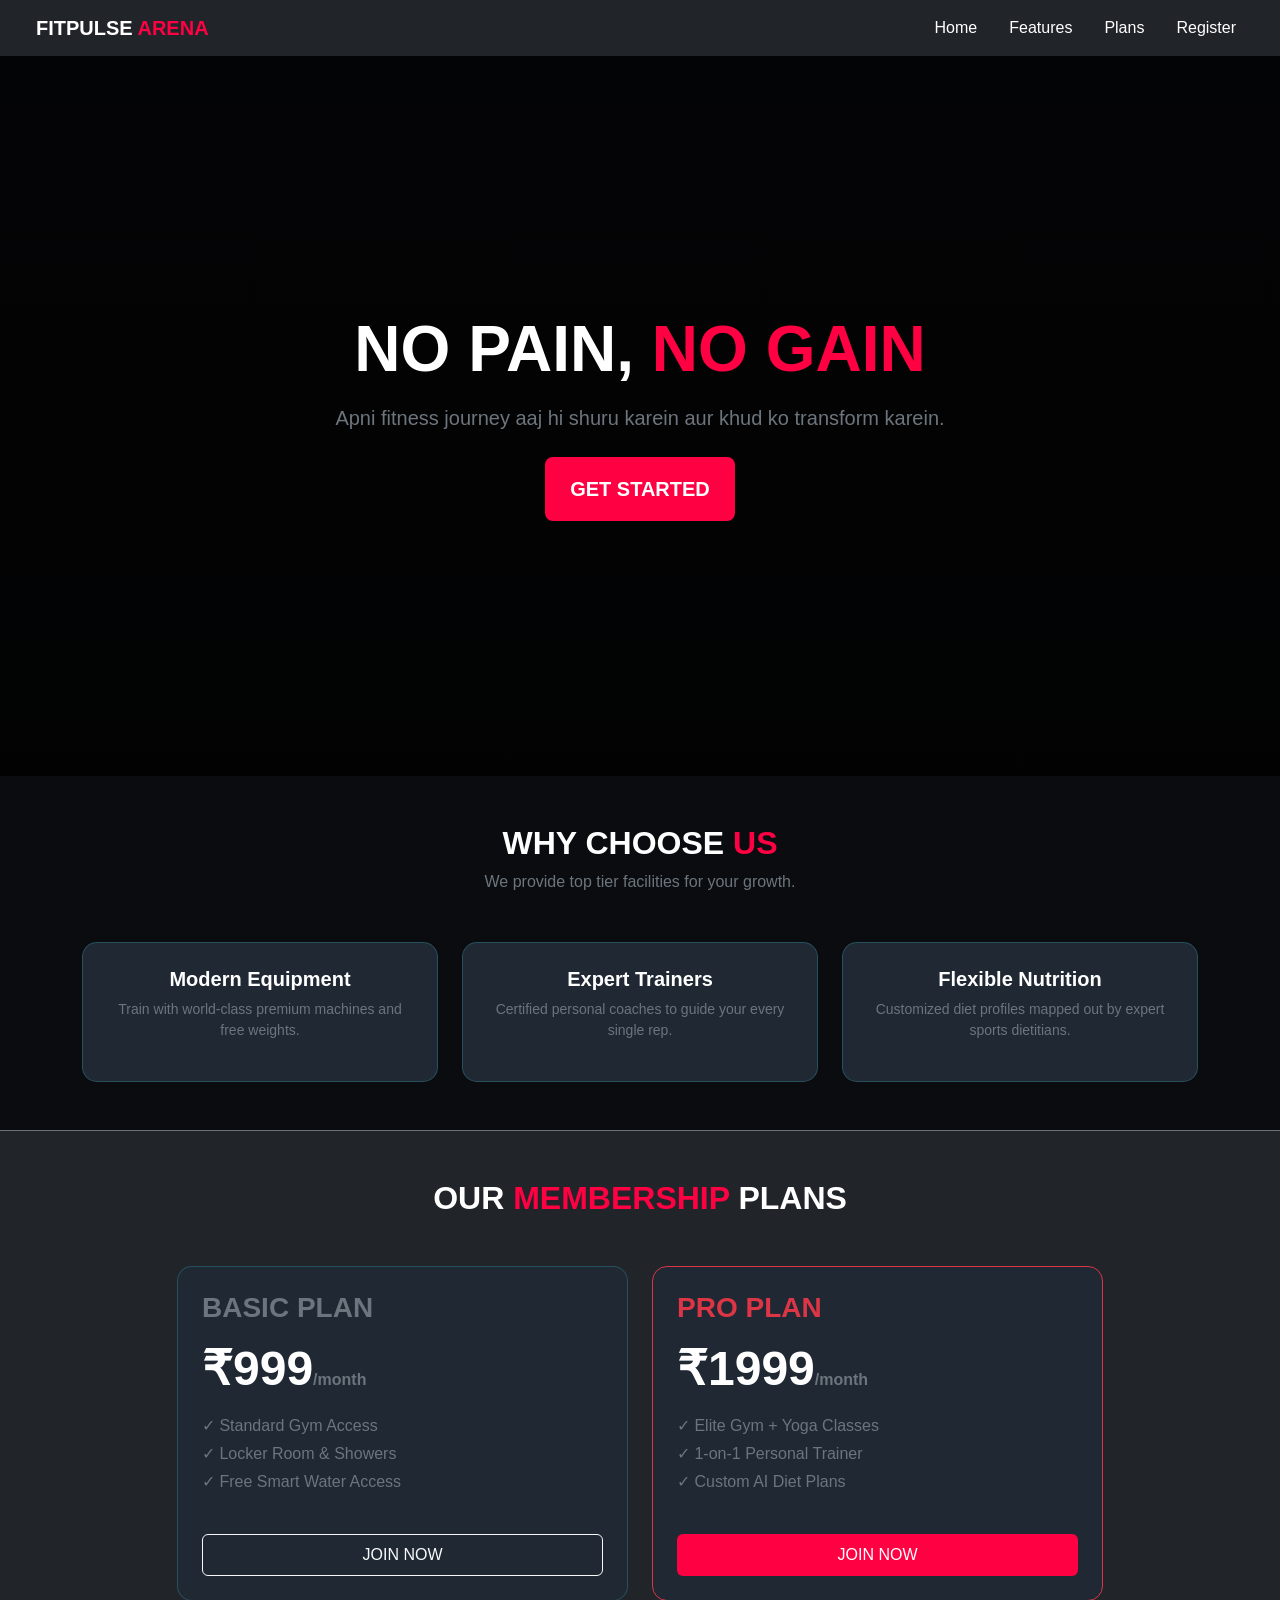
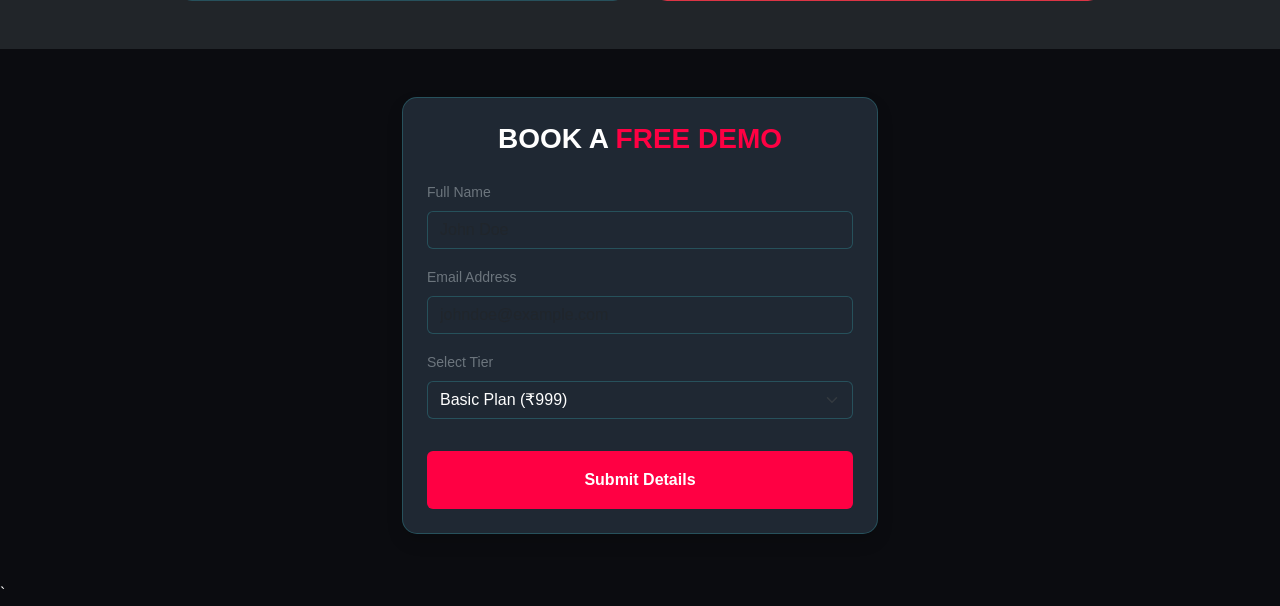
<file: index.html>
<!DOCTYPE html>
<html lang="en">
<head>
    <meta charset="UTF-8">
    <meta name="viewport" content="width=device-width, initial-scale=1.0">
    <title>FitPulse Arena | Premium Fitness Club</title>
    <!-- Bootstrap 5 CSS CDN -->
    
    <link href="https://cdn.jsdelivr.net/npm/bootstrap@5.3.3/dist/css/bootstrap.min.css" rel="stylesheet">
    <style>
        body { background-color: #0b0c10; color: #ffffff; font-family: 'Segoe UI', Tahoma, Geneva, Verdana, sans-serif; }
        .text-red { color: #ff0043; }
        .bg-red { background-color: #ff0043; color: white; }
        .bg-red:hover { background-color: #cc0035; color: white; }
        .hero-section {
            background: linear-gradient(rgba(0,0,0,0.7), rgba(0,0,0,0.8)),
url('https://images.unsplash.com/photo-1534438327276-14e5300c3a48?w=1600') center/cover;
            height: 80vh;
            display: flex;
            align-items: center;
            justify-content: center;
            text-align: center;
        }
        .custom-card { background-color: #1f2833; border: 1px solid #45f3ff33; border-radius: 15px; transition: 0.3s; }
        .custom-card:hover { transform: translateY(-5px); border-color: #ff0043; }
        .form-control, .form-select { background-color: #1f2833; border: 1px solid #45f3ff33; color: white; }
        .form-control:focus, .form-select:focus { background-color: #1f2833; color: white; border-color: #ff0043; box-shadow: none; }
    </style>
</head>
<body>

    <!-- NAVBAR -->
    <nav class="navbar navbar-expand-lg navbar-dark bg-dark sticky-top px-4">
        <div class="container-fluid">
            <a class="navbar-brand fw-bold tracking-wider" href="#">FITPULSE <span class="text-red">ARENA</span></a>
            <div class="navbar-nav ms-auto flex-row gap-3">
                <a class="nav-link text-white" href="#home">Home</a>
                <a class="nav-link text-white" href="#features">Features</a>
                <a class="nav-link text-white" href="#plans">Plans</a>
                <a class="nav-link text-white" href="#register">Register</a>
            </div>
        </div>
    </nav>

    <!-- HERO -->
    <section id="home" class="hero-section text-center">
        <div class="container">
            <h1 class="display-3 fw-bold tracking-tight text-white mb-3">NO PAIN, <span class="text-red">NO GAIN</span></h1>
            <p class="lead text-secondary mb-4">Apni fitness journey aaj hi shuru karein aur khud ko transform karein.</p>
            <button onclick="scrollToPlans()" class="btn bg-red btn-lg px-4 py-3 fw-bold">GET STARTED</button>
        </div>
    </section>

    <!-- FEATURES -->
    <section id="features" class="py-5 container">
        <div class="text-center mb-5">
            <h2 class="fw-bold">WHY CHOOSE <span class="text-red">US</span></h2>
            <p class="text-secondary">We provide top tier facilities for your growth.</p>
        </div>
        <div class="row g-4">
            <div class="col-md-4">
                <div class="custom-card p-4 text-center">
                    <h3 class="h5 fw-bold mb-2">Modern Equipment</h3>
                    <p class="text-secondary small">Train with world-class premium machines and free weights.</p>
                </div>
            </div>
            <div class="col-md-4">
                <div class="custom-card p-4 text-center">
                    <h3 class="h5 fw-bold mb-2">Expert Trainers</h3>
                    <p class="text-secondary small">Certified personal coaches to guide your every single rep.</p>
                </div>
            </div>
            <div class="col-md-4">
                <div class="custom-card p-4 text-center">
                    <h3 class="h5 fw-bold mb-2">Flexible Nutrition</h3>
                    <p class="text-secondary small">Customized diet profiles mapped out by expert sports dietitians.</p>
                </div>
            </div>
        </div>
    </section>

    <!-- PLANS -->
    <section id="plans" class="py-5 bg-dark border-top border-secondary">
        <div class="container">
            <div class="text-center mb-5">
                <h2 class="fw-bold">OUR <span class="text-red">MEMBERSHIP</span> PLANS</h2>
            </div>
            <div class="row g-4 justify-content-center">
                <div class="col-md-5">
                    <div class="custom-card p-4 h-100 d-flex flex-column justify-content-between">
                        <div>
                            <h3 class="fw-bold text-secondary">BASIC PLAN</h3>
                            <h4 class="display-5 fw-bold my-3">₹999<span class="fs-6 text-secondary">/month</span></h4>
                            <p class="mb-1 text-secondary">✓ Standard Gym Access</p>
                            <p class="mb-1 text-secondary">✓ Locker Room & Showers</p>
                            <p class="text-secondary">✓ Free Smart Water Access</p>
                        </div>
                        <button onclick="joinNow()" class="btn btn-outline-light w-full mt-4 py-2">JOIN NOW</button>
                    </div>
                </div>
                <div class="col-md-5">
                    <div class="custom-card p-4 h-100 d-flex flex-column justify-content-between border border-danger">
                        <div>
                            <h3 class="fw-bold text-danger">PRO PLAN</h3>
                            <h4 class="display-5 fw-bold my-3">₹1999<span class="fs-6 text-secondary">/month</span></h4>
                            <p class="mb-1 text-secondary">✓ Elite Gym + Yoga Classes</p>
                            <p class="mb-1 text-secondary">✓ 1-on-1 Personal Trainer</p>
                            <p class="mb-1 text-secondary">✓ Custom AI Diet Plans</p>
                        </div>
                        <button onclick="joinNow()" class="btn bg-red w-full mt-4 py-2">JOIN NOW</button>
                    </div>
                </div>
            </div>
        </div>
    </section>

    <!-- REGISTER FORM -->
    <section id="register" class="py-5 container" style="max-width: 500px;">
        <div class="custom-card p-4 shadow">
            <h2 class="h3 fw-bold text-center mb-4">BOOK A <span class="text-red">FREE DEMO</span></h2>
            <form id="gymForm">
                <div class="mb-3">
                    <label class="form-label small text-secondary">Full Name</label>
                    <input type="text" id="name" placeholder="John Doe" required class="form-control">
                </div>
                <div class="mb-3">
                    <label class="form-label small text-secondary">Email Address</label>
                    <input type="email" id="email" placeholder="johndoe@example.com" required class="form-control">
                </div>
                <div class="mb-3">
                    <label class="form-label small text-secondary">Select Tier</label>
                    <select id="plan" class="form-select">
                        <option value="basic">Basic Plan (₹999)</option>
                        <option value="pro">Pro Plan (₹1999)</option>
                    </select>
                </div>
                <button type="submit" class="btn bg-red w-100 py-3 fw-bold mt-3">Submit Details</button>
            </form>
        </div>
    </section>

    <script>
        function scrollToPlans() {
            document.getElementById('plans').scrollIntoView({ behavior: 'smooth' });
        }
        function joinNow() {
            document.getElementById('register').scrollIntoView({ behavior: 'smooth' });
        }
        document.getElementById('gymForm').addEventListener('submit', function(e) {
            e.preventDefault();
            let name = document.getElementById('name').value;
            alert("Dhanyawad " + name + "! Hum aapko demo class ki details jald hi mail karenge.");
            this.reset();
        });
    </script>
    <script src="https://cdn.jsdelivr.net/npm/bootstrap@5.3.3/dist/js/bootstrap.bundle.min.js"></script> `
</body>
</html>
</file>
